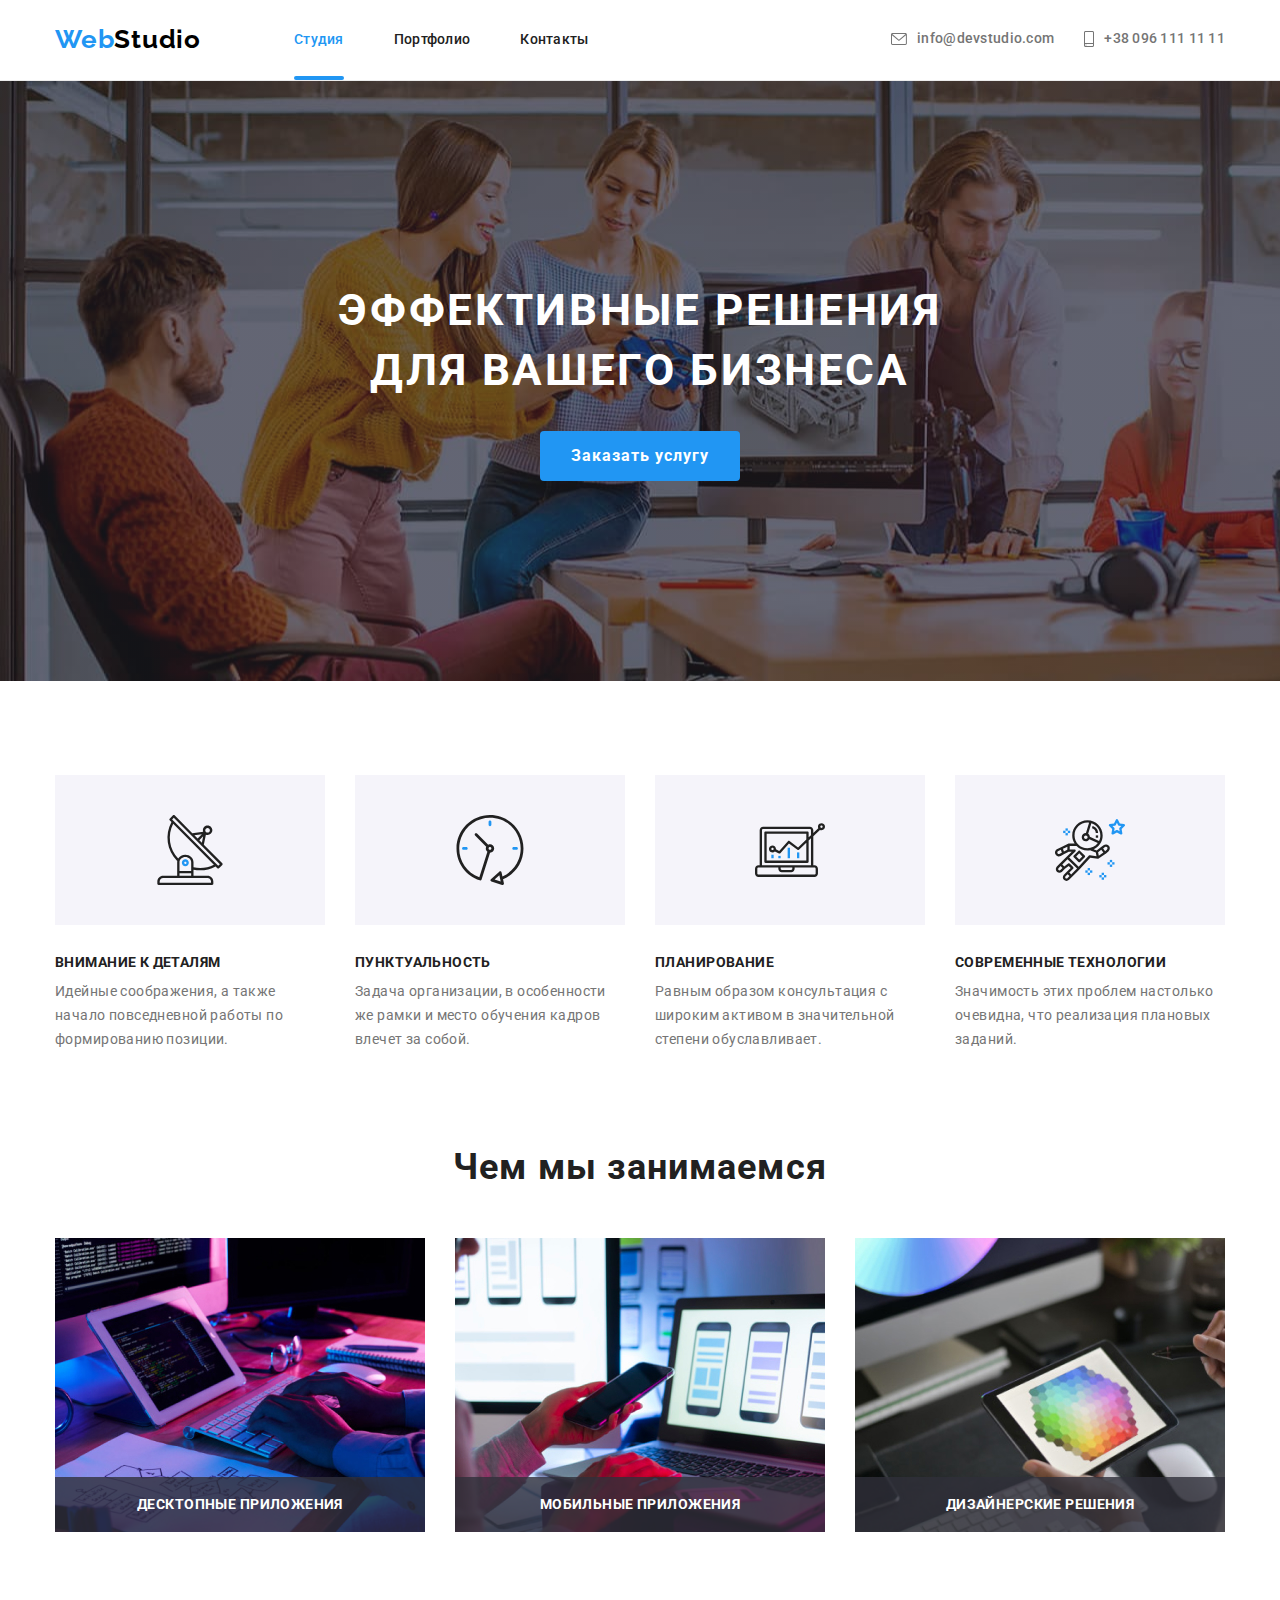
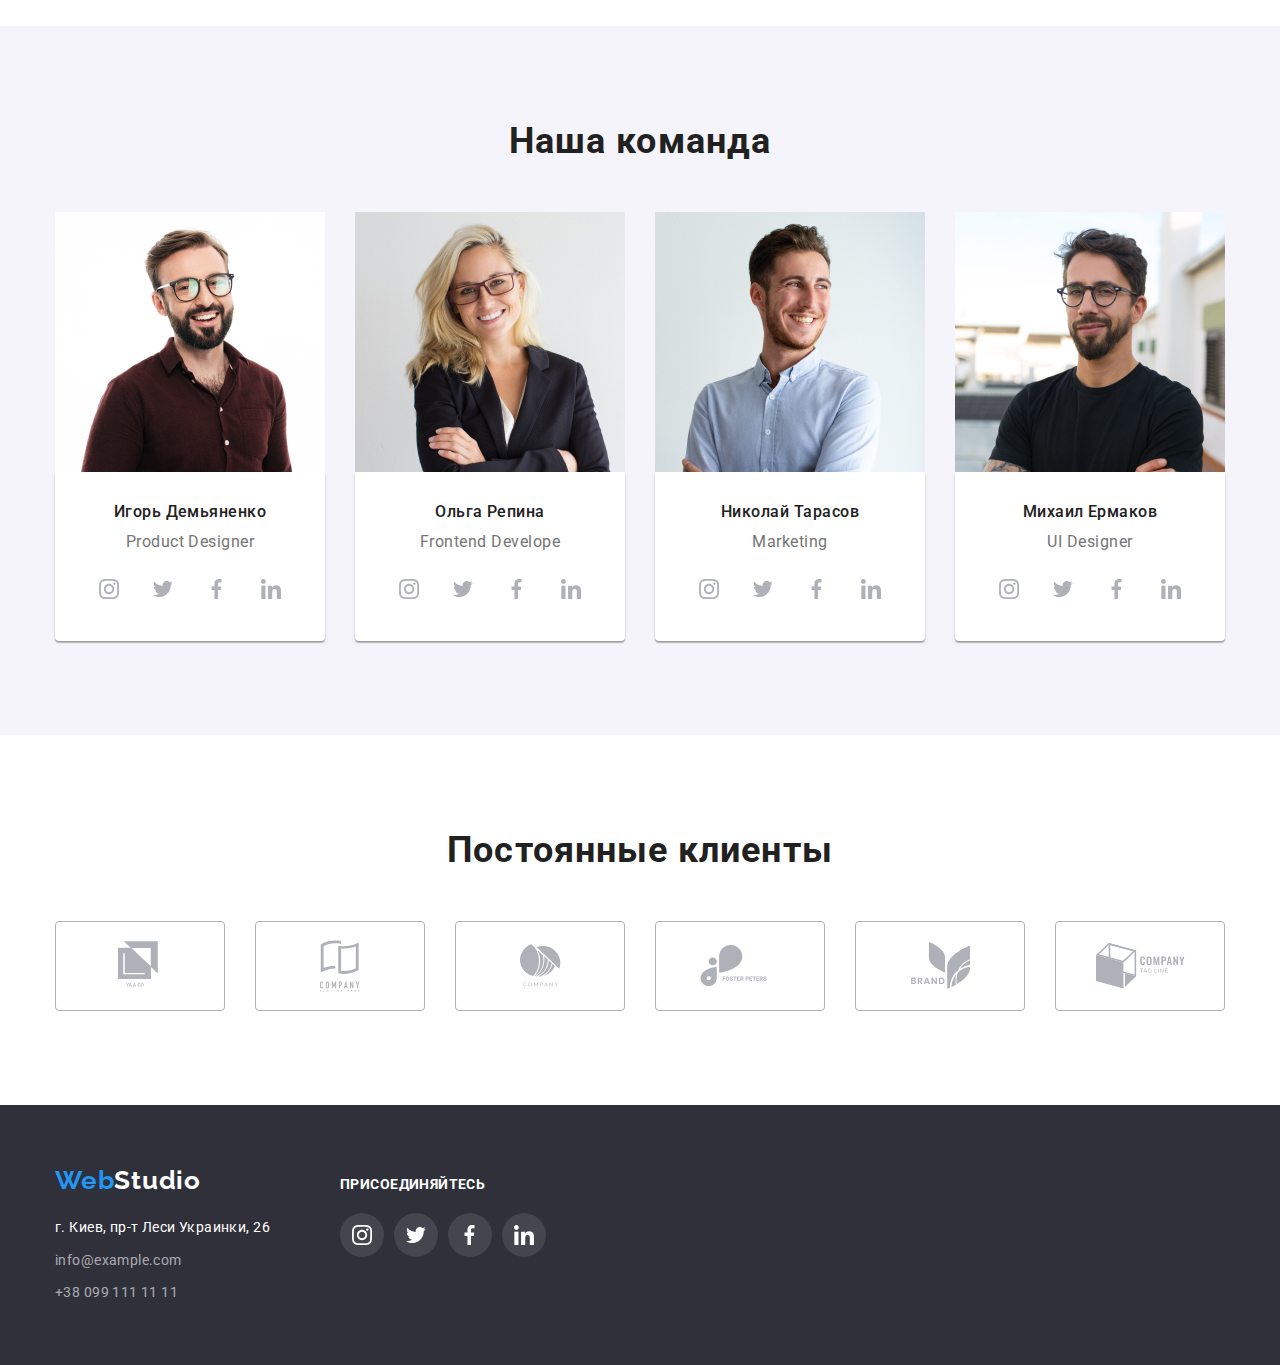
<file: index.html>
<!DOCTYPE html>
<html lang="ru">
<head>
    <meta charset="UTF-8">
    <meta name="viewport" content="width=device-width, initial-scale=1.0">
    <title>Webstudio</title>
    <link rel="preconnect" href="https://fonts.gstatic.com">
    <link href="https://fonts.googleapis.com/css2?family=Oleo+Script&family=Raleway:wght@700&family=Roboto:wght@400;500;700;900&display=swap" 
    rel="stylesheet">
    <link rel="stylesheet" href="https://cdnjs.cloudflare.com/ajax/libs/modern-normalize/1.0.0/modern-normalize.min.css">
    <link rel="stylesheet" href="./css/style.css" />
</head>
<body>
    <!--header-->
    <header class="header">
        <div class="container">
        <!--Навигация-->
        <nav class="navigation">
        <a class="logo" href="#"><span class="logo-accent">Web</span>Studio</a>
        <ul class="navigation-menu">
            <li class="navigation-menu-item">
                <a class="navigation-menu-link is-current" href="#">Студия</a>
            </li>
            <li class="navigation-menu-item">
                <a class="navigation-menu-link" href="./portfolio.html">Портфолио</a>
            </li>
            <li class="navigation-menu-item">
                <a class="navigation-menu-link" href="#">Контакты</a>
            </li>
        </ul>
        </nav>
        <!--Адресс-->
        <address class="contact">
            <a  class="contact-email" href="mailto:info@devstudio.com">
                <svg class="contact-icon" width="16px" height="12px">
                    <use href="imagens/sprite.svg#icon-envelope"></use>
                </svg>
                info@devstudio.com 
            </a>
            <a class="contact-phone" href="tell:+380961111111">
                <svg class="contact-icon" width="10px" height="16px">
                    <use href="imagens/sprite.svg#icon-smartphone"></use>
                </svg>
                +38 096 111 11 11
            </a>
        </address>
        </div>
     </header>


    <main>
        <!--Герой-->
        <section class="hero">
            <div class="container">
                <h1 class="title">Эффективные решения для вашего бизнеса</h1>
                <button class="button-hero" type="button" data-modal-open>Заказать услугу </button>
            </div>
        </section>
        <!--Секция 2 Преимущества-->
        <section class="section-advantages">
            <div class="container">
                <h2 class="visually-hidden">Преимущества</h2>
                <ul class="section-advantages-list">
                    <li class="section-advantages-item">
                        <div class="advantages-container">
                            <svg width="70px" heigth="70px">
                                <use href="imagens/sprite.svg#icon-antenna"></use>
                            </svg>
                        </div>
                        <h3 class="section-advantages-title">Внимание к деталям</h3>
                        <p class="section-advantages-text">Идейные соображения, а также начало повседневной работы по формированию позиции.</p>
                    </li>
                    <li class="section-advantages-item">
                        <div class="advantages-container">
                            <svg width="70px" heigth="70px">
                                <use href="imagens/sprite.svg#icon-clock"></use>
                            </svg>
                        </div>
                        <h3 class="section-advantages-title">Пунктуальность</h3>
                        <p class="section-advantages-text">Задача организации, в особенности же рамки и место обучения кадров влечет за собой.</p>
                    </li>
                    <li class="section-advantages-item">
                        <div class="advantages-container">
                            <svg width="70px" heigth="70px">
                                <use href="imagens/sprite.svg#icon-diagram"></use>
                            </svg>
                        </div>
                        <h3 class="section-advantages-title">Планирование</h3>
                        <p class="section-advantages-text">Равным образом консультация с широким активом в значительной степени обуславливает.</p>
                    </li>
                    <li class="section-advantages-item">
                        <div class="advantages-container">
                            <svg width="70px" heigth="70px">
                                <use href="imagens/sprite.svg#icon-astronaut"></use>
                            </svg>
                        </div>
                        <h3 class="section-advantages-title">Современные технологии</h3>
                        <p class="section-advantages-text">Значимость этих проблем настолько очевидна, что реализация плановых заданий.</p>
                    </li>
                </ul>
            </div>
        </section>

        <!--секция Чем мы занимаемся-->
        <section class="section-adout">
            <div class="container">
            <h2 class="subtitle">Чем мы занимаемся</h2>
            <ul class="section-adout-list">
                <li class="section-about-item">
                    <img class="section-adout-img" src="./imagens/main/img.jpg" alt="печатает на клавиатуре" width="370" height="294">
                    <div class="section-about-container">
                        <p class="section-adout-text">Десктопные приложения</p>
                    </div>
                </li>
                <li class="section-about-item">
                    <img class="section-adout-img" src="./imagens/main/img2.jpg" alt="смартфон в руке" width="370" height="294" >
                    <div class="section-about-container">
                        <p class="section-adout-text">Мобильные приложения</p>
                    </div>
                </li>
                <li class="section-about-item">
                    <img class="section-adout-img"  src="./imagens/main/img3.jpg" alt="работает на планшете" width="370" height="294">
                    <div class="section-about-container">
                        <p class="section-adout-text">Дизайнерские решения</p>
                    </div>
                </li>
            </ul>
            </div>
        </section>
        <!--Сотрудники-->
        <section class="section-workers">
            <div class="container">
                <h2 class="subtitle">Наша команда</h2>
           <ul class="section-workers-list">
               <li class="section-workers-item">
                   <img class="section-workers-img" src="./imagens/workers/ihor.jpg" alt="Игорь Демьяненко" width="270" height="260">
                   <div class="worker-card">
                   <h3 class="section-workers-title">Игорь Демьяненко</h3>
                   <p class="section-workers-text" lang="en">Product Designer</p>
                   <ul class="social-list-links">
                       <li class="social-item">
                           <a class="social-link" href="#">
                            <svg class="social-icon" width="20px" height="20px">
                                <use href="imagens/sprite.svg#icon-instagram"></use>
                             </svg>
                           </a>
                        </li>
                       <li class="social-item">
                           <a class="social-link" href="#">
                           <svg class="social-icon" width="20px" height="20px">
                             <use href="imagens/sprite.svg#icon-twitter"></use>
                           </svg>
                          </a>
                        </li>
                       <li class="social-item">
                           <a class="social-link" href="#">
                           <svg class="social-icon" width="20px" height="20px">
                             <use href="imagens/sprite.svg#icon-facebook"></use>
                           </svg>
                          </a>
                        </li>
                       <li class="social-item">
                           <a class="social-link" href="#">
                           <svg class="social-icon" width="20px" height="20px">
                             <use href="imagens/sprite.svg#icon-linkedin"></use>
                            </svg>
                           </a>
                        </li>
                   </ul>
                  </div>
               </li>
               <li class="section-workers-item">
                   <img class="section-workers-img" src="./imagens/workers/olha.jpg" alt="Ольга Репина" width="270" height="260">
                   <div class="worker-card">
                   <h3 class="section-workers-title">Ольга Репина</h3>
                   <p class="section-workers-text" lang="en">Frontend Develope</p>
                   <ul class="social-list-links">
                    <li class="social-item">
                        <a class="social-link" href="#">
                         <svg class="social-icon" width="20px" height="20px">
                             <use href="imagens/sprite.svg#icon-instagram"></use>
                          </svg>
                        </a>
                     </li>
                    <li class="social-item">
                        <a class="social-link" href="#">
                        <svg class="social-icon" width="20px" height="20px">
                          <use href="imagens/sprite.svg#icon-twitter"></use>
                        </svg>
                       </a>
                     </li>
                    <li class="social-item">
                        <a class="social-link" href="#">
                        <svg class="social-icon" width="20px" height="20px">
                          <use href="imagens/sprite.svg#icon-facebook"></use>
                        </svg>
                       </a>
                     </li>
                    <li class="social-item">
                        <a class="social-link" href="#">
                        <svg class="social-icon" width="20px" height="20px">
                          <use href="imagens/sprite.svg#icon-linkedin"></use>
                         </svg>
                        </a>
                     </li>
                </ul>
                   </div>
               </li>
               <li class="section-workers-item">
                   <img class="section-workers-img" src="./imagens/workers/kolya.jpg" alt="Николай Тарасов" width="270" height="260">
                   <div class="worker-card">
                   <h3 class="section-workers-title">Николай Тарасов</h3>
                   <p class="section-workers-text" lang="en">Marketing</p>
                   <ul class="social-list-links">
                    <li class="social-item">
                        <a class="social-link" href="#">
                         <svg class="social-icon" width="20px" height="20px">
                             <use href="imagens/sprite.svg#icon-instagram"></use>
                          </svg>
                        </a>
                     </li>
                    <li class="social-item">
                        <a class="social-link" href="#">
                        <svg class="social-icon" width="20px" height="20px">
                          <use href="imagens/sprite.svg#icon-twitter"></use>
                        </svg>
                       </a>
                     </li>
                    <li class="social-item">
                        <a class="social-link" href="">
                        <svg class="social-icon" width="20px" height="20px">
                          <use href="imagens/sprite.svg#icon-facebook"></use>
                        </svg>
                       </a>
                     </li>
                    <li class="social-item">
                        <a class="social-link" href="">
                        <svg class="social-icon" width="20px" height="20px">
                          <use href="imagens/sprite.svg#icon-linkedin"></use>
                         </svg>
                        </a>
                     </li>
                </ul>
                   </div>
               </li>
               <li class="section-workers-item">
                   <img class="section-workers-img" src="./imagens/workers/misha.jpg" alt="Михаил Ермаков" width="270" height="260">
                   <div class="worker-card">
                   <h3 class="section-workers-title">Михаил Ермаков</h3>
                   <p class="section-workers-text" lang="en">UI Designer</p>
                   <ul class="social-list-links">
                    <li class="social-item">
                        <a class="social-link" href="#">
                         <svg class="social-icon" width="20px" height="20px">
                             <use href="imagens/sprite.svg#icon-instagram"></use>
                          </svg>
                        </a>
                     </li>
                    <li class="social-item">
                        <a class="social-link" href="#">
                        <svg class="social-icon" width="20px" height="20px">
                          <use href="imagens/sprite.svg#icon-twitter"></use>
                        </svg>
                       </a>
                     </li>
                    <li class="social-item">
                        <a class="social-link" href="#">
                        <svg class="social-icon" width="20px" height="20px">
                          <use href="imagens/sprite.svg#icon-facebook"></use>
                        </svg>
                       </a>
                     </li>
                    <li class="social-item">
                        <a class="social-link" href="#">
                        <svg class="social-icon" width="20px" height="20px">
                          <use href="imagens/sprite.svg#icon-linkedin"></use>
                         </svg>
                        </a>
                     </li>
                </ul>
                   </div>
               </li>
           </ul>
            </div>
           
        </section>

<!-- Постоянные клиенты -->
        <section class="clients">
            <div class="container">
              <h2 class="subtitle">Постоянные клиенты</h2>
               <ul class="clients-list">
                   <li class="clients-item">
                       <a class="clients-link" href="#">
                           <svg class="clients-icon" width="44px" height="49px"> 
                           <use href="imagens/sprite.svg#icon-logo-yaco"></use>
                           </svg>
                       </a>
                   </li>
                   <li class="clients-item">
                       <a class="clients-link" href="#">
                           <svg class="clients-icon" width="40px" height="52px"> 
                           <use href="imagens/sprite.svg#icon-logo-companyhere"></use>
                           </svg>
                       </a>
                   </li>
                   <li class="clients-item">
                       <a class="clients-link" href="#">
                           <svg class="clients-icon" width="41px" height="43px"> 
                           <use href="imagens/sprite.svg#icon-logo-company"></use>
                           </svg>
                       </a>
                   </li>
                   <li class="clients-item">
                       <a class="clients-link" href="#">
                           <svg class="clients-icon" width="80px" height="42px"> 
                           <use href="imagens/sprite.svg#icon-logo-foster"></use>
                           </svg>
                       </a>
                   </li>
                   <li class="clients-item">
                       <a class="clients-link" href="#">
                           <svg class="clients-icon" width="59px" height="47px"> 
                           <use href="imagens/sprite.svg#icon-logo-brand"></use>
                           </svg>
                       </a>
                   </li>
                   <li class="clients-item">
                       <a class="clients-link" href="#">
                           <svg class="clients-icon" width="89px" height="46px"> 
                               <use href="imagens/sprite.svg#icon-logo-companytagline"></use>
                           </svg>
                       </a>
                   </li>
               </ul>
            </div>
        </section>

    </main>

    <!--Подвал-->
    <footer class="footer">
      <div class="container">
        <div class="footer-adress-container">
            <a class="logo-footer" href="#"><span class="logo-accent">Web</span>Studio</a>
        <address class="footer-contact">
                <p class="address">г. Киев, пр-т Леси Украинки, 26</p>
            <ul>
                <li class="footer-contact-item"><a class="footer-contact-email" href="mailto:info@example.com">info@example.com</a></li>
                <li class="footer-contact-item"><a class="footer-contact-phone" href="tell:+380991111111">+38 099 111 11 11</a></li>
            </ul>
        </address>
        </div>
        
      
   <div class="footer-social-links">
    <p class="slogan">присоединяйтесь</p>
    <ul class="social-list-links">
        <li class="social-item">
            <a class="social-link" href="#">
             <svg class="social-icon" width="20px" height="20px">
                 <use href="imagens/sprite.svg#icon-instagram"></use>
              </svg>
            </a>
         </li>
        <li class="social-item">
            <a class="social-link" href="#">
            <svg class="social-icon" width="20px" height="20px">
              <use href="imagens/sprite.svg#icon-twitter"></use>
            </svg>
           </a>
         </li>
        <li class="social-item">
            <a class="social-link" href="#">
            <svg class="social-icon" width="20px" height="20px">
              <use href="imagens/sprite.svg#icon-facebook"></use>
            </svg>
           </a>
         </li>
        <li class="social-item">
            <a class="social-link" href="#">
            <svg class="social-icon" width="20px" height="20px">
              <use href="imagens/sprite.svg#icon-linkedin"></use>
             </svg>
            </a>
         </li>
    </ul>
   </div>

      </div>
            
    </footer>
      <!-- Модальное окно -->
    <div class="backdrop is-hidden" data-modal>
        <div class="modal">
           <button class="close-btn" data-modal-close type="button">
               <svg width="18px" height="18px">
                   <use href="imagens/sprite.svg#icon-close"></use>
               </svg>
           </button>
        </div>
    </div>

    <script src="./js/modal.js"></script>

</body>
</html>
</file>
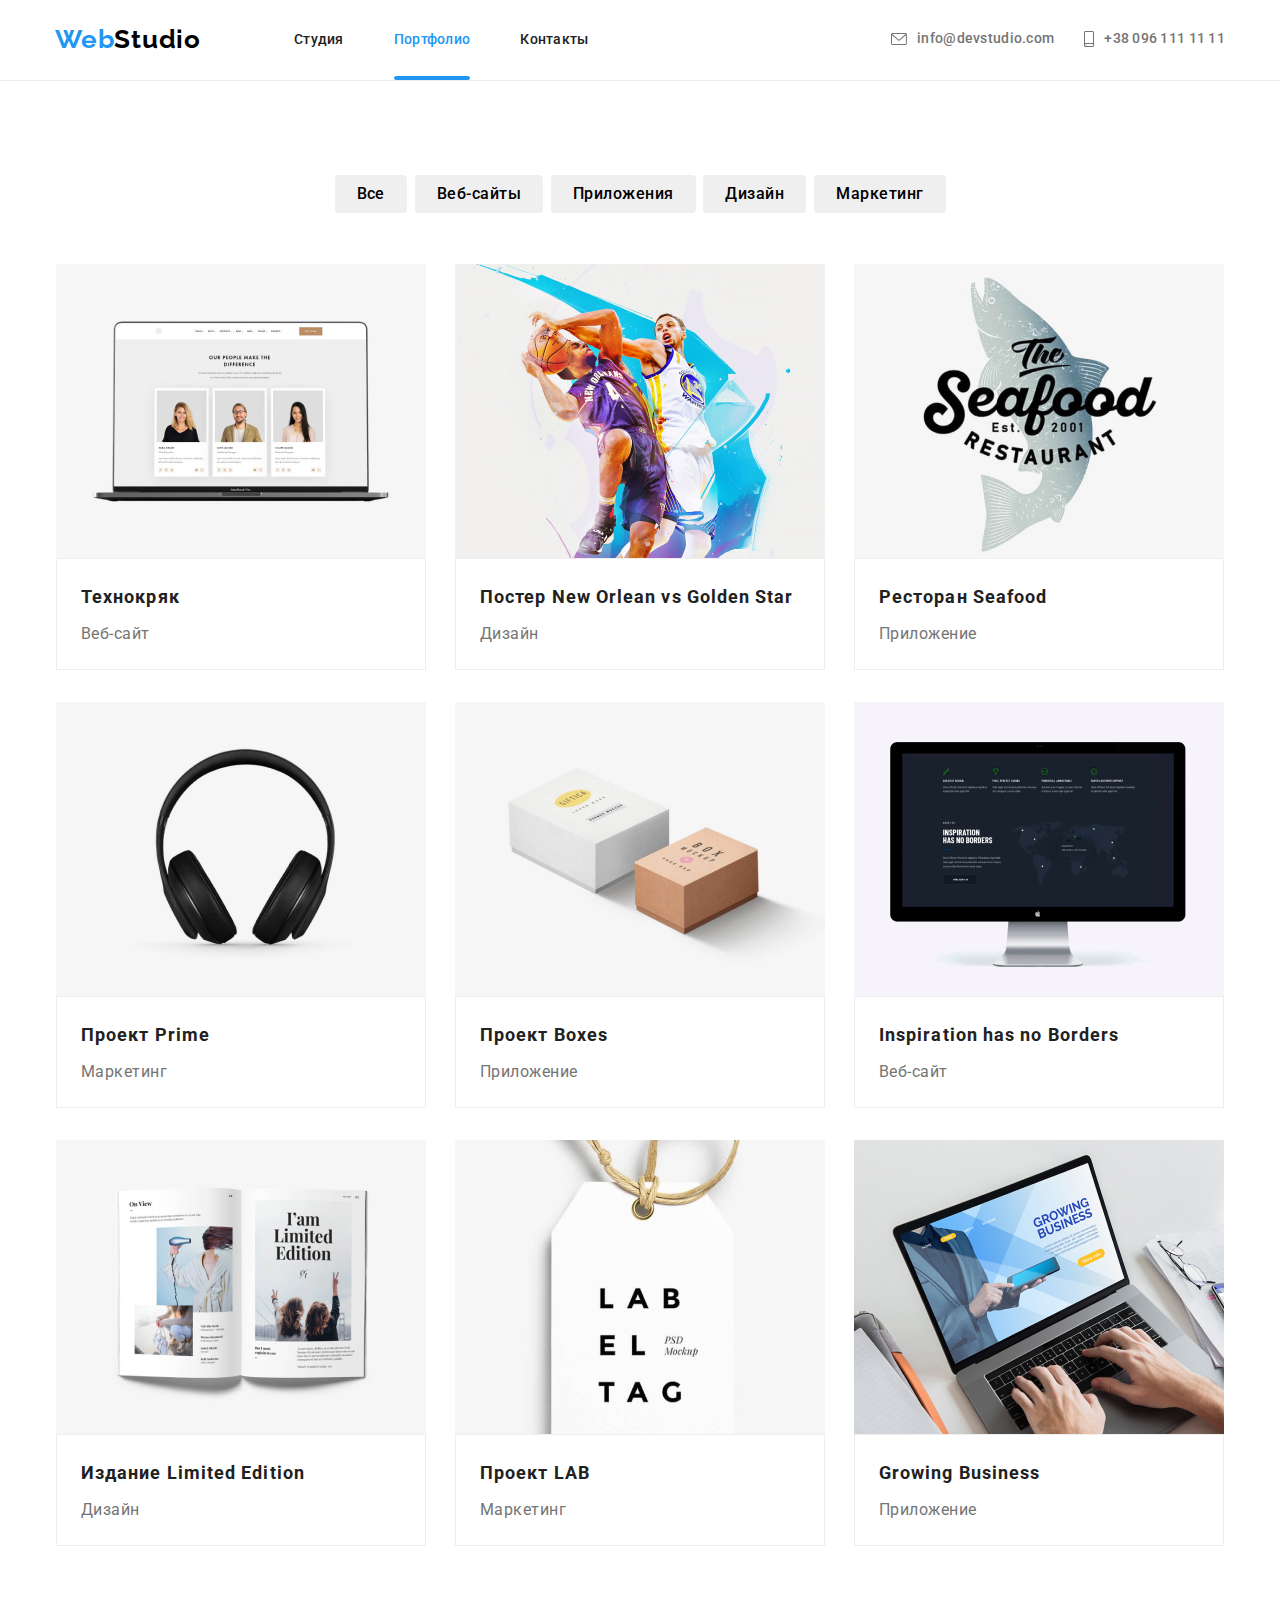
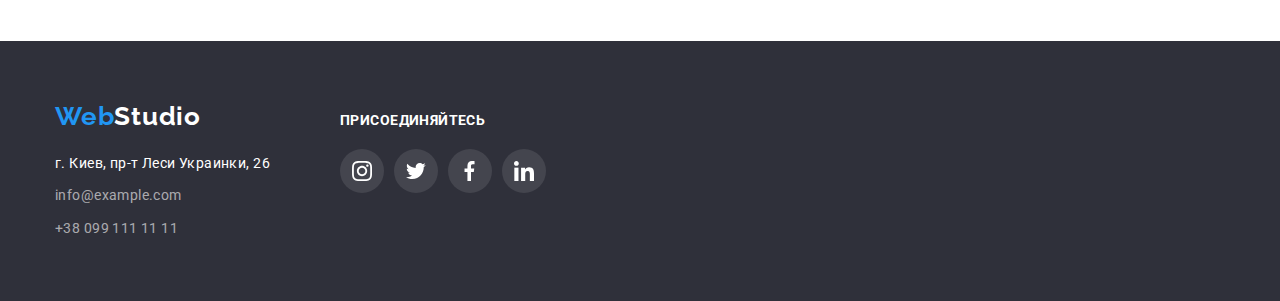
<file: portfolio.html>
<!DOCTYPE html>
<html lang="ru">
<head>
    <meta charset="UTF-8">
    <meta name="viewport" content="width=device-width, initial-scale=1.0">
    <title>Portfolio</title>
    <link rel="preconnect" href="https://fonts.gstatic.com">
    <link href="https://fonts.googleapis.com/css2?family=Oleo+Script&family=Raleway:wght@700&family=Roboto:wght@400;500;700;900&display=swap" 
     rel="stylesheet">
     <link rel="stylesheet" href="https://cdnjs.cloudflare.com/ajax/libs/modern-normalize/1.0.0/modern-normalize.min.css">
    <link rel="stylesheet" href="./css/style.css" />
</head>
<body>
     <!--header-->
    <header class="header">
        <div class="container">
            <!--Навигация-->
        <nav class="navigation">
            <a class="logo" href="#"><span class="logo-accent">Web</span>Studio</a>
            <ul class="navigation-menu">
                <li class="navigation-menu-item">
                    <a class="navigation-menu-link" href="./index.html">Студия</a>
                </li>
                <li class="navigation-menu-item">
                    <a class="navigation-menu-link is-current" href="./portfolio.html">Портфолио</a>
                </li>
                <li class="navigation-menu-item">
                    <a class="navigation-menu-link" href="#">Контакты</a>
                </li>
            </ul>
            </nav>
           <!--Адресс-->
        <address class="contact">
            <a  class="contact-email" href="mailto:info@devstudio.com">
                <svg class="contact-icon" width="16px" height="12px">
                    <use href="imagens/sprite.svg#icon-envelope"></use>
                </svg>
                info@devstudio.com 
            </a>
            <a class="contact-phone" href="tell:+380961111111">
                <svg class="contact-icon" width="10px" height="16px">
                    <use href="imagens/sprite.svg#icon-smartphone"></use>
                </svg>
                +38 096 111 11 11
            </a>
        </address>
        
     </header>

     <!--Main-->
    <main class="main-footer"> 
        <div class="container">
            <h1 class="visually-hidden">Портфолио</h1>
            <!--Кнопки-->
                <ul class="buttons-list">
                    <li class="button-item"><button class="button-portfolio" type="button">Все</button></li>
                    <li class="button-item"><button class="button-portfolio" type="button">Веб-сайты</button></li>
                    <li class="button-item"><button class="button-portfolio" type="button">Приложения</button></li>
                    <li class="button-item"><button class="button-portfolio" type="button">Дизайн</button></li>
                    <li class="button-item"><button class="button-portfolio" type="button">Маркетинг</button></li>
                </ul>
            <!--Наши работы(список картинок)-->
            <ul class="work-examples-list">
                <li class="work-examples-item">
                    <a class="work-examples-link" href="">
                        <div class="overlay-wrapper">
                            <img class="work-examples-img" src="./imagens/portfolio/laptop1.jpg" alt="открытый ноутбук" width="370" height="294">
                            <p class="overlay">Технокряк это современная площадка распространения коронавируса. Компании используют эту платформу для цифрового шпионажа и атак на защищённые сервера конкурентов.</p>
                        </div>
                        <div class="card-content">
                        <h2 class="work-examples-title">Технокряк</h2>
                        <p class="work-examples-text">Веб-сайт</p>
                        </div>
                    </a>
                    
                </li>
                <li class="work-examples-item">
                    <a class="work-examples-link" href="">
                        <div class="overlay-wrapper">
                            <img class="work-examples-img" src="./imagens/portfolio/bassketboll2.jpg" alt="два баскетболиста с мячом" width="370" height="294">
                            <p class="overlay">Технокряк это современная площадка распространения коронавируса. Компании используют эту платформу для цифрового шпионажа и атак на защищённые сервера конкурентов.</p>
                        </div>
                        <div class="card-content">
                        <h2 class="work-examples-title">Постер New Orlean vs Golden Star</h2>
                        <p class="work-examples-text">Дизайн</p>
                       </div>
                    </a>
                    
                </li>
                <li class="work-examples-item">
                    <a class="work-examples-link" href="">
                        <div class="overlay-wrapper">
                            <img class="work-examples-img" src="./imagens/portfolio/seafood3.jpg" alt="логотип ресторана" width="370" height="294">
                            <p class="overlay">Технокряк это современная площадка распространения коронавируса. Компании используют эту платформу для цифрового шпионажа и атак на защищённые сервера конкурентов.</p>
                        </div>
                        <div class="card-content">
                        <h2 class="work-examples-title">Ресторан Seafood</h2>
                        <p class="work-examples-text">Приложение</p>
                        </div>
                    </a>
                    
                </li>
                <li class="work-examples-item">
                    <a class="work-examples-link" href="">
                        <div class="overlay-wrapper">
                            <img class="work-examples-img" src="./imagens/portfolio/headphone4.jpg" alt="наушники" width="370" height="294">
                            <p class="overlay">Технокряк это современная площадка распространения коронавируса. Компании используют эту платформу для цифрового шпионажа и атак на защищённые сервера конкурентов.</p>
                        </div>
                        <div class="card-content">
                        <h2 class="work-examples-title">Проект Prime</h2>
                        <p class="work-examples-text">Маркетинг</p>
                        </div>
                    </a>
                    
                </li>
                <li class="work-examples-item">
                    <a class="work-examples-link" href="">
                        <div class="overlay-wrapper">
                            <img class="work-examples-img" src="./imagens/portfolio/boxes5.jpg" alt="две коробки" width="370" height="294">
                            <p class="overlay">Технокряк это современная площадка распространения коронавируса. Компании используют эту платформу для цифрового шпионажа и атак на защищённые сервера конкурентов.</p>
                        </div>
                        <div class="card-content">
                        <h2 class="work-examples-title">Проект Boxes</h2>
                        <p class="work-examples-text">Приложение</p>
                        </div>
                    </a>
                    
                </li>
                <li class="work-examples-item">
                    <a class="work-examples-link" href="">
                        <div class="overlay-wrapper">
                            <img class="work-examples-img" src="./imagens/portfolio/comp6.jpg" alt="экран компьютера" width="370" height="294">
                            <p class="overlay">Технокряк это современная площадка распространения коронавируса. Компании используют эту платформу для цифрового шпионажа и атак на защищённые сервера конкурентов.</p>
                        </div>
                        <div class="card-content">
                        <h2 class="work-examples-title" lang="en">Inspiration has no Borders</h2>
                        <p class="work-examples-text">Веб-сайт</p>
                        </div>
                    </a>
                    
                </li>
                <li class="work-examples-item">
                    <a class="work-examples-link" href="">
                        <div class="overlay-wrapper">
                            <img class="work-examples-img" src="./imagens/portfolio/book7.jpg" alt="открытая книга" width="370" height="294">
                            <p class="overlay">Технокряк это современная площадка распространения коронавируса. Компании используют эту платформу для цифрового шпионажа и атак на защищённые сервера конкурентов.</p>
                        </div>
                        <div class="card-content">
                        <h2 class="work-examples-title">Издание Limited Edition</h2>
                        <p class="work-examples-text">Дизайн</p>
                        </div>
                    </a>
                    
                </li>
                <li class="work-examples-item">
                    <a class="work-examples-link" href="">
                        <div class="overlay-wrapper">
                            <img class="work-examples-img" src="./imagens/portfolio/labeltag8.jpg" alt="значок" width="370" height="294">
                            <p class="overlay">Технокряк это современная площадка распространения коронавируса. Компании используют эту платформу для цифрового шпионажа и атак на защищённые сервера конкурентов.</p>
                        </div>
                        <div class="card-content">
                        <h2 class="work-examples-title">Проект LAB</h2>
                        <p class="work-examples-text">Маркетинг</p>
                        </div>
                    </a>
                    
                </li>
                <li class="work-examples-item">
                    <a class="work-examples-link" href="">
                        <div class="overlay-wrapper">
                            <img class="work-examples-img" src="./imagens/portfolio/laptop9.jpg" alt="печатает на клавиатуре ноутбука" width="370" height="294">
                            <p class="overlay">Технокряк это современная площадка распространения коронавируса. Компании используют эту платформу для цифрового шпионажа и атак на защищённые сервера конкурентов.</p>
                        </div>
                        <div class="card-content">
                        <h2 class="work-examples-title" lang="en">Growing Business</h2>
                        <p class="work-examples-text">Приложение</p>
                        </div>
                    </a>
                    
                </li>
            </ul>
        </div>
       
    </main>

 <!--Подвал-->
 <footer class="footer">
    <div class="container">
      <div class="footer-adress-container">
          <a class="logo-footer" href="#"><span class="logo-accent">Web</span>Studio</a>
      <address class="footer-contact">
              <p class="address">г. Киев, пр-т Леси Украинки, 26</p>
          <ul>
              <li class="footer-contact-item"><a class="footer-contact-email" href="mailto:info@example.com">info@example.com</a></li>
              <li class="footer-contact-item"><a class="footer-contact-phone" href="tell:+380991111111">+38 099 111 11 11</a></li>
          </ul>
      </address>
      </div>
      
    
 <div class="footer-social-links">
  <p class="slogan">присоединяйтесь</p>
  <ul class="social-list-links">
      <li class="social-item">
          <a class="social-link" href="">
           <svg class="social-icon" width="20px" height="20px">
               <use href="imagens/sprite.svg#icon-instagram"></use>
            </svg>
          </a>
       </li>
      <li class="social-item">
          <a class="social-link" href="">
          <svg class="social-icon" width="20px" height="20px">
            <use href="imagens/sprite.svg#icon-twitter"></use>
          </svg>
         </a>
       </li>
      <li class="social-item">
          <a class="social-link" href="">
          <svg class="social-icon" width="20px" height="20px">
            <use href="imagens/sprite.svg#icon-facebook"></use>
          </svg>
         </a>
       </li>
      <li class="social-item">
          <a class="social-link" href="">
          <svg class="social-icon" width="20px" height="20px">
            <use href="imagens/sprite.svg#icon-linkedin"></use>
           </svg>
          </a>
       </li>
  </ul>
 </div>

    </div>
          

  </footer>

</body>
</html>
</file>
<file: css/style.css>
:root{
  --main-font: "Roboto" , sans-serif;
  --secondary-font: "Raleway", sans-serif ;
  --accent-color: #212121;
  --secondary-color:#757575;
}


body{
  font-family: var(--main-font);
  color: var(--accent-color);
}

h1,
h2,
h3,
h4,
h5,
h6,
p{
  margin: 0;
}

ul{
  list-style: none;
  margin: 0;
  padding: 0;
}

img{
  display: block;
}

a{
  text-decoration: none;
}

.container{
  width: 1200px;
  margin-left: auto;
  margin-right: auto;
  padding-left: 15px;
  padding-right: 15px;
}

 /* =======================COMPONENTS=========================*/
  .visually-hidden {
    position: absolute;
    width: 1px;
    height: 1px;
    margin: -1px;
    border: 0;
    padding: 0;
    
    white-space: nowrap;
    clip-path: inset(100%);
    clip: rect(0 0 0 0);
    overflow: hidden;
  }
  
.logo-accent{
    color: #2196F3;
  }

  .navigation-menu-link.is-current{
    color: #2196F3;
  }
  /* =====================END COMPONENTS======================*/

   /* =======================HEADER=========================*/

    .header{
      padding-top: 24px;
      padding-bottom: 25px;
      border-bottom-width: 1px;
      border-bottom-style: solid;
      border-bottom-color:  #ececec;;
    }

    .header>.container{
      display: flex;
      align-items: center;
    }

    .navigation{
      display: flex;
      align-items: center;
    }

    .navigation-menu{
      display: flex;
      align-items: center; 
    }

    .header .logo{
      margin-right: 93px;
    }

    .header .contact{
      margin-left: auto;
      display: flex;
      align-items: center;
      
    }
    .header .contact-email{
      margin-right: 30px;
    }

   .logo{   
    font-family: var(--secondary-font);
    font-weight: bold;
    font-size: 26px;
    line-height: 1.19;
    letter-spacing: 0.03em;
    color:#000000;
    text-decoration: none;
  }

  .navigation-menu-item:not(:last-child){
    margin-right: 50px;
  }

.navigation-menu-link{
   font-size: 14px;
   font-weight: 500;
   line-height: 1.14;
   letter-spacing: 0.02em;
   text-align: left;
   color: var(--accent-color);
   text-decoration: none;

   position: relative;
   padding-bottom: 32px;
   padding-top: 32px;
   transition: color 250ms cubic-bezier(0.4, 0, 0.2, 1);
}

.navigation-menu-link:hover,
.navigation-menu-link:focus,
.contact-email:hover,
.contact-email:focus,
.contact-phone:hover,
.contact-phone:focus{
  color:  #2196F3;
}

.contact-phone,
.contact-email{
   font-style: normal;
   font-family: var(--main-font);
   font-size: 14px;
   font-weight: 500;
   line-height: 1.14;
   letter-spacing: 0.02em;
   text-align: left;
   color: var(--secondary-color);
   text-decoration: none;

   display: flex;
   align-items: center;
   transition: color 250ms cubic-bezier(0.4, 0, 0.2, 1);

  }

  .contact-icon{
    margin-right: 10px;
    fill: currentColor;
    
  }

  .is-current::after{
    display: inline-block;
    content: "";
    background: #2196F3;
    border-radius: 2px;
    height: 4px;
    width: 100%;

    position: absolute;
    bottom: -1px;
    left: 0;
  }
  



   /* =====================END HEADER======================*/

   /* ========================HERO==========================*/
.hero{
    padding-top: 200px;
    padding-bottom: 200px;
    background-color: #2F303A;
    background-image: linear-gradient(
      rgba(47, 48, 58, 0.4),
      rgba(47, 48, 58, 0.4)
      ), 
    url(../imagens/hero/hero.jpg);
    background-repeat: no-repeat;
    background-size: cover;
  }

.title{
   font-family:var(--main-font);
   font-weight: 900px;
   font-size: 44px;
   line-height: 1.36;
   text-align: center;
   letter-spacing: 0.06em;
   text-transform: uppercase;
   color: #FFFFFF;

   margin-right: auto;
   margin-left: auto;
   width: 696px;
   margin-bottom: 30px;
  } 

.button-hero{
  font-family: var(--main-font);
   font-weight: bold;
   font-size: 16px;
   line-height: 1.87;
   text-align: center;
   letter-spacing: 0.06em;
   color: #FFFFFF;
   background-color:#2196F3 ;

   min-width: 200px;
   padding-top: 10px;
   padding-bottom: 10px;
   display:block;
   margin: 0 auto;
   border: none;
   outline: none;
   cursor: pointer;
   border-radius: 4px;
  }
/* =======================END HERO======================*/

 /* ========================MAIN=======================*/
/*=== ПРЕИМУЩЕСТВА ===*/
 .section-advantages{
  padding-top: 94px;
  padding-bottom: 94px;
}
.section-advantages-list{
  display: flex;
  align-items: center;
  justify-content: space-between;
}

.section-advantages-item{
  width: 270px;
}


.subtitle{
  font-weight: bold;
  font-size: 36px;
  line-height: 1.17;
  text-align: center;
  letter-spacing: 0.03em;

  margin-bottom: 50px;
}

.section-advantages-title{
  font-weight: bold;
  font-size: 14px;
  line-height: 1.14;
  letter-spacing: 0.03em;
  text-transform: uppercase;

  margin-bottom: 10px;
}

.section-advantages-text{
  font-weight: normal;
  font-size: 14px;
  line-height: 1.71;
  letter-spacing: 0.03em;
  color: var(--secondary-color);  
}

.advantages-container{
  display: flex;
  justify-content: center;
  align-items: center;
  background-color: #F5F4FA;
  margin-bottom: 30px;
}
/*======= Чем мы занимаемся =======*/
.section-adout{
  padding-bottom: 94px;
}

.section-adout-list{
  display: flex;
  justify-content: space-between;
}

/* Текст на картинке */
.section-adout-text{
  font-family:var(--main-font);
  font-weight: bold;
  font-size: 14px;
  line-height: 1.14px;
  text-align: center;
  letter-spacing: 0.03em;
  text-transform: uppercase;
  color: #FFFFFF;
  padding-top: 27px;
  padding-bottom: 27px;
}

.section-about-container{
  background: rgba(47, 48, 58, 0.8);
  width: 100%;
  bottom: 0;
  left: 0;

  position: absolute;
}

.section-about-item{
  position: relative;
}

/* =====СОТРУДНИКИ===== */
.section-workers{
  background-color: #F5F4FA;
  padding-top: 94px;
  padding-bottom: 94px;
}

.section-workers-list{
  display: flex;
  justify-content: space-between;
}

.section-workers-title{
  font-weight: 500;
  font-size: 16px;
  line-height: 1.19;
  text-align: center;
  letter-spacing: 0.03em;

  margin-bottom: 10px;
}

.section-workers-text{
  font-weight: normal;
  font-size: 16px;
  line-height: 1.19;
  text-align: center;
  letter-spacing: 0.03em;
  color: var(--secondary-color);
  margin-bottom: 16px;
  
}

.social-list-links{
  display: flex;
  justify-content: center;
}

.social-item:not(:last-child){
  margin-right: 10px;
}

.social-link{
  display: flex;
  justify-content: center;
  align-items: center;
  width: 44px;
  height: 44px;
  color: #afb1b8;
  border-radius: 50%;

  transition: color 250ms cubic-bezier(0.4, 0, 0.2, 1);
}



.social-link:hover,
.social-link:focus{
  color:#FFFFFF;
  background-color: #2196F3;
}

.social-icon{
  fill: currentColor;
}

.worker-card{
  border-radius: 0px 0px 4px 4px;
  box-shadow: 0px 1px 3px rgba(0, 0, 0, 0.12), 0px 1px 1px rgba(0, 0, 0, 0.14), 0px 2px 1px rgba(0, 0, 0, 0.2);
  padding-top: 30px;
  padding-bottom: 30px;
  background-color: #FFFFFF;

}

/*==== Постоянные клиенты=====  */
.clients{
  padding-top: 94px;
  padding-bottom: 94px;
}

.clients-list{
  display: flex;
}

.clients-link{
  justify-content: center;
  align-items: center;
  display: flex;
  width: 170px;
  height: 90px;
  border: 1px solid #AFB1B8;
  border-radius: 4px;
  color: #AFB1B8 ;

  transition: color 250ms cubic-bezier(0.4, 0, 0.2, 1);
}

.clients-link:hover,
.clients-link:focus{
  border: 1px solid #2196F3;
  color:#2196F3
}  

.clients-icon{
  fill: currentColor;
}

.clients-item:not(:last-child){
  margin-right: 30px;
}



/* ========================END MAIN========================*/

/* ==========================FOOTER=======================*/
.footer{
  background-color: #2F303A;
  padding-top: 60px;
  padding-bottom: 60px;
}

.footer > .container{
  display: flex;
  align-items: baseline;
}

.footer-adress-container{
  margin-right: 70px;
}


.address{
  font-style: normal;
  font-weight: normal;
  font-size: 14px;
  line-height: 1.71;
  letter-spacing: 0.03em;
  color: #FFFFFF;

  display: block;
  margin-bottom: 9px;
}

.footer-contact-email{
  display: block;
  margin-bottom: 9px;
}

.footer-contact-phone,
.footer-contact-email{
  font-style: normal;
  font-weight: normal;
  font-size: 14px;
  line-height: 1.71;
  letter-spacing: 0.03em;
  color: rgba(255, 255, 255, 0.6);
  text-decoration: none;
}

.logo-footer{
  font-family: var(--secondary-font);
  font-weight: bold;
  font-size: 26px;
  line-height: 1.19;
  letter-spacing: 0.03em;
  color:#FFFFFF;
  text-decoration: none;

  display: block;
  margin-bottom: 20px;
}

.slogan{
  font-family: var(--main-font);
font-weight: bold;
font-size: 14px;
line-height: 1.14;
letter-spacing: 0.03em;
text-transform: uppercase;
color: #FFFFFF;
margin-bottom: 20px;
}

.footer .social-link{
  background-color: rgba(255, 255, 255, 0.1);
  color: #FFFFFF;

  transition: color 250ms cubic-bezier(0.4, 0, 0.2, 1);
}

.footer .social-link:hover,
.footer .social-link:focus{
  background-color: #2196F3;
}
/* ========================END FOOTER======================*/
/* ======================PORTFOLIO MAIN====================*/
.main-footer{
  padding-top: 94px;
  padding-bottom: 94px;
}

.button-portfolio:hover,
.button-portfolio:focus{
  background-color: #2196F3;
  color: #FFFFFF;
}
 .buttons-list{
   display: flex;
   align-items: center;
   justify-content: space-between;
   width: 611px;
   margin-left: auto;
   margin-right: auto;
   margin-bottom: 50px;
 }

.button-portfolio{
  font-family: var(--main-font);
  font-weight: 500;
  font-size: 16px;
  line-height: 1.62;
  text-align: center;
  letter-spacing: 0.03em;
  text-decoration: none;

  display: block;
  padding-top: 6px;
  padding-bottom: 6px;
  padding-left: 22px;
  padding-right: 22px; 
  border: none;
  border-radius: 4px;
  overflow: hidden;
  cursor: pointer;

  transition: color 250ms cubic-bezier(0.4, 0, 0.2, 1);
}

.work-examples-list{
  display: flex;
  flex-wrap: wrap;
  justify-content: space-between;
}



.work-examples-item:nth-child(-n+6){
  margin-bottom: 30px;
}


.card-content{
border: 1px solid #EEEEEE;
box-sizing: border-box;
width: 370px;
padding: 20px 24px;
}

.work-examples-title{
  font-weight: bold;
  font-size: 18px;
  line-height: 2;
  letter-spacing: 0.06em;
  margin-bottom: 4px;
  color: var(--accent-color);
}

.work-examples-text{
 font-weight: normal;
 font-size: 16px;
 line-height: 1.87;
 letter-spacing: 0.03em;
 color:var(--secondary-color);
}

.work-examples-link{
  display: block;
  border: 1px solid transparent;

  transition:   250ms cubic-bezier(0.4, 0, 0.2, 1);
}


.work-examples-link:hover,
.work-examples-link:focus{
  
  border: 1px solid #EEEEEE;
  box-shadow: 0px 1px 1px rgba(0, 0, 0, 0.12), 
              0px 4px 4px rgba(0, 0, 0, 0.06), 
               1px 4px 6px rgba(0, 0, 0, 0.16);

  
}
/*== Overlay== */
.overlay{
  font-family: var(--main-font);
  font-weight: normal;
  font-size: 18px;
  line-height: 1.56;
  letter-spacing: 0.03em;

  background-color: rgba(33, 150, 243, 0.9);
  color: #FFFFFF;
  padding:63px 24px ;
  position: absolute;
  top: 0;
  left: 0;
  width: 100%;
  height: 100%;

  transform: translateY(100%);
  transition: transform  250ms cubic-bezier(0.4, 0, 0.2, 1);
}


.overlay-wrapper{
  position: relative;
  overflow: hidden;
}

.work-examples-link:hover .overlay,
.work-examples-link:focus .overlay{
  transform: translateY(0%);
}

/*== END Overlay== */
/* ========================END PORTFOLIO===================*/

/* ================Модальное окно======================== */
.backdrop{
  background-color: rgb(0, 0, 0, 0.1);
  position: fixed;
  left: 0;
  top: 0;
  width: 100%;
  height: 100%;

  transition: opacity 250ms cubic-bezier(0.4, 0, 0.2, 1) ;
}

.modal{
  width: 528px;
  min-height:581px;
  background-color: #fff;
  position: absolute;
  top:50%;
  left: 50%;
  transform:translate(-50%, -50%);

  position: relative;
}

.close-btn{
   width: 30px;
  height: 30px;
  border-radius: 50%;
  background-color: #FFFFFF;
  border: 1px solid rgba(0, 0, 0, 0.1); 
  outline: none;

  display: flex;
  align-items: center;
  justify-content: center;

  position: absolute;
  top: 8px;
  right: 8px;
}

.is-hidden{
  opacity: 0;
  visibility: hidden;
  pointer-events: none;
}

/* ================Конец Модальное окно======================== */
</file>
